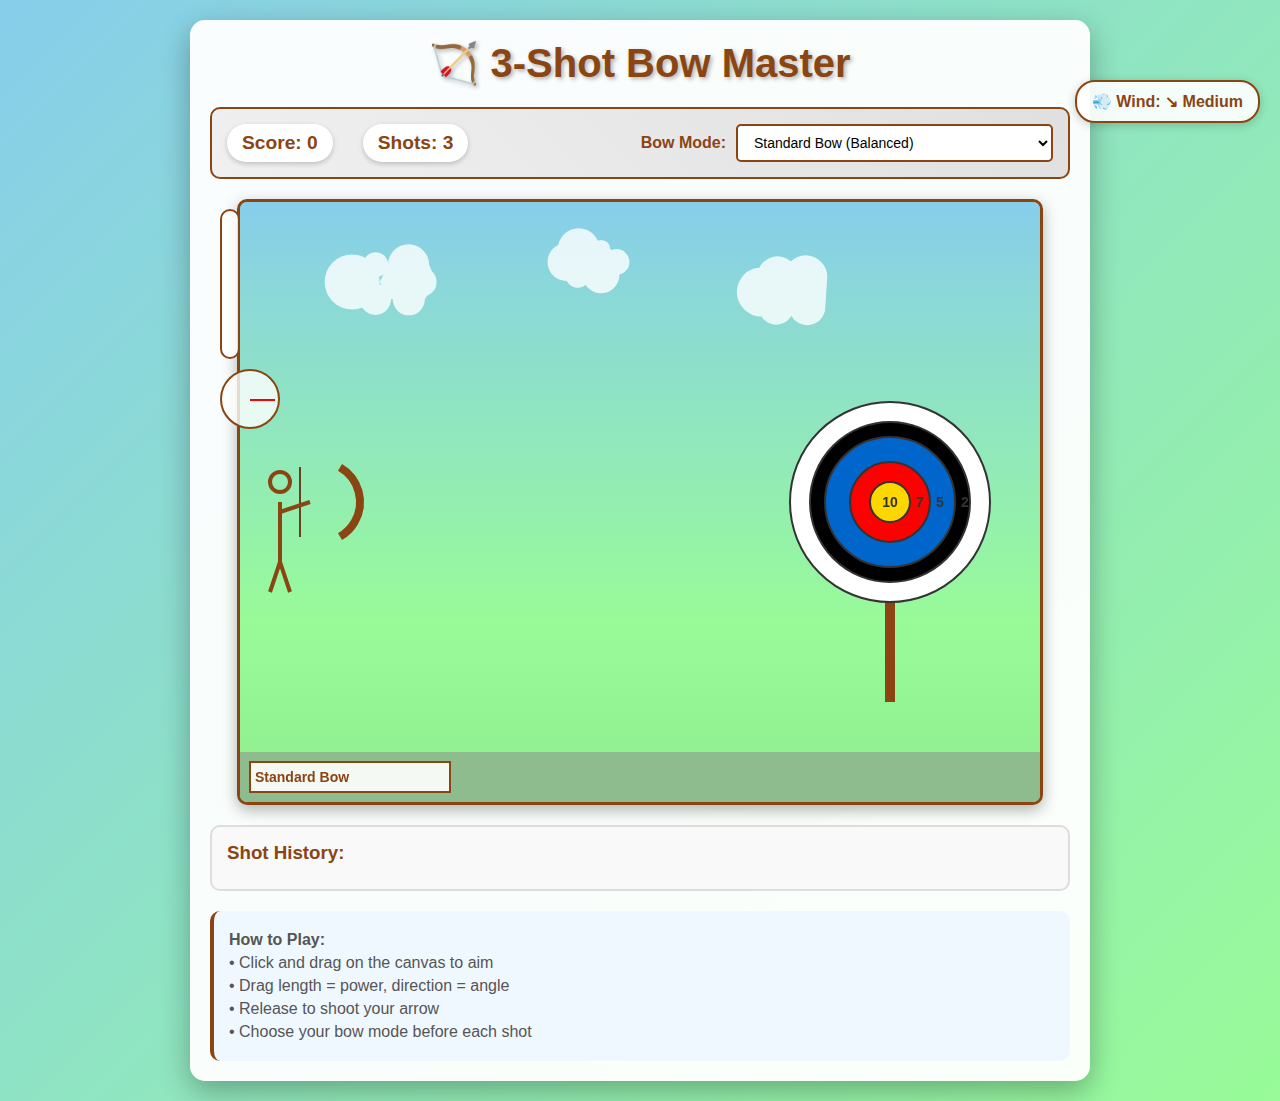
<file: index.html>
<!DOCTYPE html>
<html lang="en">
<head>
    <meta charset="UTF-8">
    <meta name="viewport" content="width=device-width, initial-scale=1.0">
    <title>3-Shot Bow Master</title>
    <link rel="stylesheet" href="style.css">
</head>
<body>
    <div class="game-container">
        <h1>🏹 3-Shot Bow Master</h1>
        
        <div class="game-info">
            <div class="score-panel">
                <div class="score">Score: <span id="totalScore">0</span></div>
                <div class="shots-remaining">Shots: <span id="shotsRemaining">3</span></div>
            </div>
            
            <div class="bow-selector">
                <label>Bow Mode:</label>
                <select id="bowMode">
                    <option value="standard">Standard Bow (Balanced)</option>
                    <option value="power">Power Bow (High Force, Low Accuracy)</option>
                    <option value="precision">Precision Bow (High Accuracy, Low Power)</option>
                </select>
            </div>
        </div>

        <div class="game-canvas-container">
            <canvas id="gameCanvas" width="800" height="600"></canvas>
            <div class="aim-guide" id="aimGuide">
                <div class="power-meter">
                    <div class="power-bar" id="powerBar"></div>
                </div>
                <div class="angle-indicator" id="angleIndicator"></div>
            </div>
        </div>

        <div class="shot-history">
            <h3>Shot History:</h3>
            <div id="shotResults"></div>
        </div>

        <div class="game-controls">
            <button id="restartBtn" class="restart-btn" style="display: none;">🎯 New Game</button>
            <div class="instructions">
                <p><strong>How to Play:</strong></p>
                <p>• Click and drag on the canvas to aim</p>
                <p>• Drag length = power, direction = angle</p>
                <p>• Release to shoot your arrow</p>
                <p>• Choose your bow mode before each shot</p>
            </div>
        </div>

        <div class="wind-indicator" id="windIndicator">
            <span>💨 Wind: </span>
            <span id="windDirection">→</span>
            <span id="windStrength">Medium</span>
        </div>
    </div>

    <script src="script.js"></script>
</body>
</html>
</file>
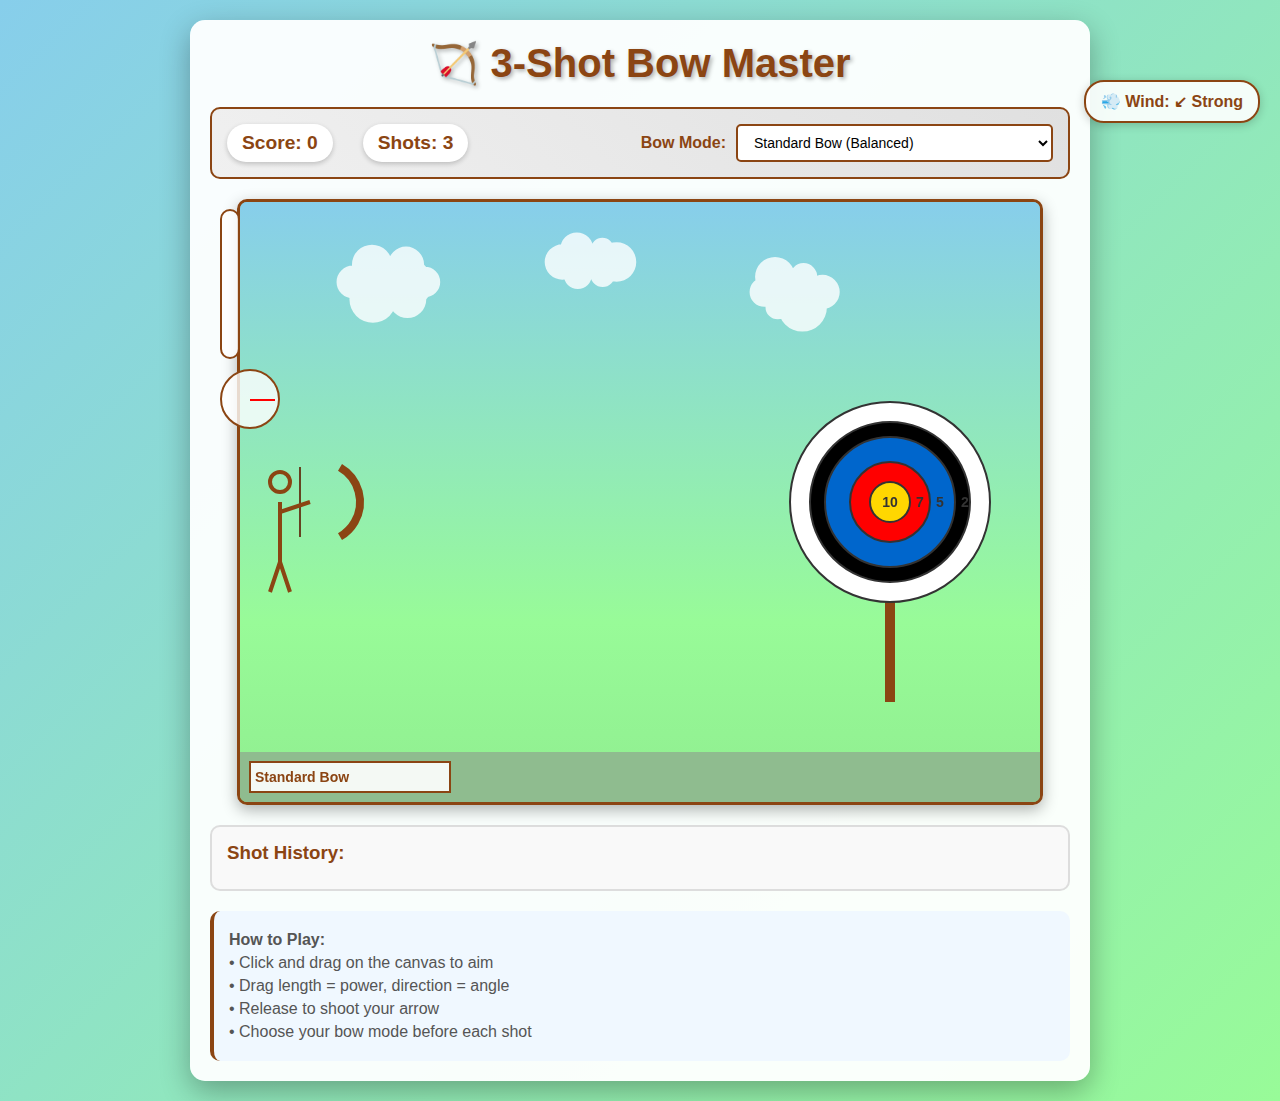
<file: bow game/index.html>
<!DOCTYPE html>
<html lang="en">
<head>
    <meta charset="UTF-8">
    <meta name="viewport" content="width=device-width, initial-scale=1.0">
    <title>3-Shot Bow Master</title>
    <link rel="stylesheet" href="style.css">
</head>
<body>
    <div class="game-container">
        <h1>🏹 3-Shot Bow Master</h1>
        
        <div class="game-info">
            <div class="score-panel">
                <div class="score">Score: <span id="totalScore">0</span></div>
                <div class="shots-remaining">Shots: <span id="shotsRemaining">3</span></div>
            </div>
            
            <div class="bow-selector">
                <label>Bow Mode:</label>
                <select id="bowMode">
                    <option value="standard">Standard Bow (Balanced)</option>
                    <option value="power">Power Bow (High Force, Low Accuracy)</option>
                    <option value="precision">Precision Bow (High Accuracy, Low Power)</option>
                </select>
            </div>
        </div>

        <div class="game-canvas-container">
            <canvas id="gameCanvas" width="800" height="600"></canvas>
            <div class="aim-guide" id="aimGuide">
                <div class="power-meter">
                    <div class="power-bar" id="powerBar"></div>
                </div>
                <div class="angle-indicator" id="angleIndicator"></div>
            </div>
        </div>

        <div class="shot-history">
            <h3>Shot History:</h3>
            <div id="shotResults"></div>
        </div>

        <div class="game-controls">
            <button id="restartBtn" class="restart-btn" style="display: none;">🎯 New Game</button>
            <div class="instructions">
                <p><strong>How to Play:</strong></p>
                <p>• Click and drag on the canvas to aim</p>
                <p>• Drag length = power, direction = angle</p>
                <p>• Release to shoot your arrow</p>
                <p>• Choose your bow mode before each shot</p>
            </div>
        </div>

        <div class="wind-indicator" id="windIndicator">
            <span>💨 Wind: </span>
            <span id="windDirection">→</span>
            <span id="windStrength">Medium</span>
        </div>
    </div>

    <script src="script.js"></script>
</body>
</html>
</file>
<file: style.css>
* {
    margin: 0;
    padding: 0;
    box-sizing: border-box;
}

body {
    font-family: 'Arial', sans-serif;
    background: linear-gradient(135deg, #87CEEB 0%, #98FB98 100%);
    min-height: 100vh;
    padding: 20px;
}

.game-container {
    max-width: 900px;
    margin: 0 auto;
    background: rgba(255, 255, 255, 0.95);
    border-radius: 15px;
    padding: 20px;
    box-shadow: 0 10px 30px rgba(0, 0, 0, 0.3);
}

h1 {
    text-align: center;
    color: #8B4513;
    font-size: 2.5em;
    margin-bottom: 20px;
    text-shadow: 2px 2px 4px rgba(0, 0, 0, 0.3);
}

.game-info {
    display: flex;
    justify-content: space-between;
    align-items: center;
    margin-bottom: 20px;
    padding: 15px;
    background: linear-gradient(45deg, #f0f0f0, #e0e0e0);
    border-radius: 10px;
    border: 2px solid #8B4513;
}

.score-panel {
    display: flex;
    gap: 30px;
}

.score, .shots-remaining {
    font-size: 1.2em;
    font-weight: bold;
    color: #8B4513;
    padding: 8px 15px;
    background: white;
    border-radius: 20px;
    box-shadow: 0 2px 5px rgba(0, 0, 0, 0.2);
}

.bow-selector {
    display: flex;
    align-items: center;
    gap: 10px;
    font-weight: bold;
    color: #8B4513;
}

.bow-selector select {
    padding: 8px 12px;
    border: 2px solid #8B4513;
    border-radius: 5px;
    background: white;
    font-size: 14px;
    cursor: pointer;
}

.game-canvas-container {
    position: relative;
    display: flex;
    justify-content: center;
    margin-bottom: 20px;
}

#gameCanvas {
    border: 3px solid #8B4513;
    border-radius: 10px;
    background: linear-gradient(to bottom, #87CEEB 0%, #98FB98 70%, #90EE90 100%);
    cursor: crosshair;
    box-shadow: 0 5px 15px rgba(0, 0, 0, 0.3);
}

#gameCanvas:active {
    cursor: grabbing;
}

.aim-guide {
    position: absolute;
    top: 10px;
    left: 10px;
    z-index: 10;
}

.power-meter {
    width: 20px;
    height: 150px;
    background: rgba(255, 255, 255, 0.8);
    border: 2px solid #8B4513;
    border-radius: 10px;
    margin-bottom: 10px;
    position: relative;
    overflow: hidden;
}

.power-bar {
    width: 100%;
    background: linear-gradient(to top, #ff0000 0%, #ffff00 50%, #00ff00 100%);
    transition: height 0.1s ease;
    position: absolute;
    bottom: 0;
    border-radius: 0 0 8px 8px;
}

.angle-indicator {
    width: 60px;
    height: 60px;
    border: 2px solid #8B4513;
    border-radius: 50%;
    background: rgba(255, 255, 255, 0.8);
    position: relative;
}

.angle-indicator::after {
    content: '';
    position: absolute;
    top: 50%;
    left: 50%;
    width: 25px;
    height: 2px;
    background: #ff0000;
    transform-origin: left center;
    transition: transform 0.1s ease;
}

.shot-history {
    background: #f9f9f9;
    padding: 15px;
    border-radius: 10px;
    margin-bottom: 20px;
    border: 2px solid #ddd;
}

.shot-history h3 {
    color: #8B4513;
    margin-bottom: 10px;
}

.shot-result {
    padding: 8px 15px;
    margin: 5px 0;
    border-radius: 20px;
    font-weight: bold;
    display: inline-block;
    margin-right: 10px;
}

.shot-result.bullseye {
    background: #FFD700;
    color: #8B4513;
}

.shot-result.inner {
    background: #FFA500;
    color: white;
}

.shot-result.middle {
    background: #FF6347;
    color: white;
}

.shot-result.outer {
    background: #87CEEB;
    color: #8B4513;
}

.shot-result.miss {
    background: #DDD;
    color: #666;
}

.game-controls {
    display: flex;
    justify-content: space-between;
    align-items: flex-start;
    gap: 20px;
}

.restart-btn {
    padding: 15px 30px;
    font-size: 1.2em;
    background: linear-gradient(45deg, #FF6347, #FF4500);
    color: white;
    border: none;
    border-radius: 25px;
    cursor: pointer;
    font-weight: bold;
    box-shadow: 0 5px 15px rgba(255, 99, 71, 0.4);
    transition: all 0.3s ease;
}

.restart-btn:hover {
    transform: translateY(-2px);
    box-shadow: 0 7px 20px rgba(255, 99, 71, 0.6);
}

.restart-btn:active {
    transform: translateY(0);
}

.instructions {
    flex: 1;
    background: #f0f8ff;
    padding: 15px;
    border-radius: 10px;
    border-left: 4px solid #8B4513;
}

.instructions p {
    margin: 5px 0;
    color: #555;
}

.wind-indicator {
    position: absolute;
    top: 80px;
    right: 20px;
    background: rgba(255, 255, 255, 0.9);
    padding: 10px 15px;
    border-radius: 20px;
    border: 2px solid #8B4513;
    font-weight: bold;
    color: #8B4513;
    box-shadow: 0 2px 10px rgba(0, 0, 0, 0.2);
}

/* Game Over Screen */
.game-over {
    position: absolute;
    top: 50%;
    left: 50%;
    transform: translate(-50%, -50%);
    background: rgba(255, 255, 255, 0.95);
    padding: 40px;
    border-radius: 20px;
    text-align: center;
    border: 3px solid #8B4513;
    box-shadow: 0 10px 30px rgba(0, 0, 0, 0.5);
    z-index: 100;
}

.game-over h2 {
    color: #8B4513;
    margin-bottom: 20px;
    font-size: 2em;
}

.final-score {
    font-size: 1.5em;
    margin: 20px 0;
    color: #FF6347;
    font-weight: bold;
}

/* Responsive Design */
@media (max-width: 900px) {
    .game-container {
        padding: 15px;
    }
    
    #gameCanvas {
        width: 100%;
        height: auto;
        max-width: 800px;
    }
    
    .game-info {
        flex-direction: column;
        gap: 15px;
        text-align: center;
    }
    
    .game-controls {
        flex-direction: column;
        align-items: center;
    }
    
    h1 {
        font-size: 2em;
    }
}

/* Arrow Animation */
@keyframes arrowFlight {
    0% { opacity: 1; }
    100% { opacity: 0.3; }
}

.arrow-trail {
    animation: arrowFlight 0.5s ease-out;
}

/* Hit Impact Animation */
@keyframes hitImpact {
    0% { transform: scale(1); }
    50% { transform: scale(1.2); }
    100% { transform: scale(1); }
}

.hit-impact {
    animation: hitImpact 0.3s ease-out;
}
</file>
<file: bow game/style.css>
* {
    margin: 0;
    padding: 0;
    box-sizing: border-box;
}

body {
    font-family: 'Arial', sans-serif;
    background: linear-gradient(135deg, #87CEEB 0%, #98FB98 100%);
    min-height: 100vh;
    padding: 20px;
}

.game-container {
    max-width: 900px;
    margin: 0 auto;
    background: rgba(255, 255, 255, 0.95);
    border-radius: 15px;
    padding: 20px;
    box-shadow: 0 10px 30px rgba(0, 0, 0, 0.3);
}

h1 {
    text-align: center;
    color: #8B4513;
    font-size: 2.5em;
    margin-bottom: 20px;
    text-shadow: 2px 2px 4px rgba(0, 0, 0, 0.3);
}

.game-info {
    display: flex;
    justify-content: space-between;
    align-items: center;
    margin-bottom: 20px;
    padding: 15px;
    background: linear-gradient(45deg, #f0f0f0, #e0e0e0);
    border-radius: 10px;
    border: 2px solid #8B4513;
}

.score-panel {
    display: flex;
    gap: 30px;
}

.score, .shots-remaining {
    font-size: 1.2em;
    font-weight: bold;
    color: #8B4513;
    padding: 8px 15px;
    background: white;
    border-radius: 20px;
    box-shadow: 0 2px 5px rgba(0, 0, 0, 0.2);
}

.bow-selector {
    display: flex;
    align-items: center;
    gap: 10px;
    font-weight: bold;
    color: #8B4513;
}

.bow-selector select {
    padding: 8px 12px;
    border: 2px solid #8B4513;
    border-radius: 5px;
    background: white;
    font-size: 14px;
    cursor: pointer;
}

.game-canvas-container {
    position: relative;
    display: flex;
    justify-content: center;
    margin-bottom: 20px;
}

#gameCanvas {
    border: 3px solid #8B4513;
    border-radius: 10px;
    background: linear-gradient(to bottom, #87CEEB 0%, #98FB98 70%, #90EE90 100%);
    cursor: crosshair;
    box-shadow: 0 5px 15px rgba(0, 0, 0, 0.3);
}

#gameCanvas:active {
    cursor: grabbing;
}

.aim-guide {
    position: absolute;
    top: 10px;
    left: 10px;
    z-index: 10;
}

.power-meter {
    width: 20px;
    height: 150px;
    background: rgba(255, 255, 255, 0.8);
    border: 2px solid #8B4513;
    border-radius: 10px;
    margin-bottom: 10px;
    position: relative;
    overflow: hidden;
}

.power-bar {
    width: 100%;
    background: linear-gradient(to top, #ff0000 0%, #ffff00 50%, #00ff00 100%);
    transition: height 0.1s ease;
    position: absolute;
    bottom: 0;
    border-radius: 0 0 8px 8px;
}

.angle-indicator {
    width: 60px;
    height: 60px;
    border: 2px solid #8B4513;
    border-radius: 50%;
    background: rgba(255, 255, 255, 0.8);
    position: relative;
}

.angle-indicator::after {
    content: '';
    position: absolute;
    top: 50%;
    left: 50%;
    width: 25px;
    height: 2px;
    background: #ff0000;
    transform-origin: left center;
    transition: transform 0.1s ease;
}

.shot-history {
    background: #f9f9f9;
    padding: 15px;
    border-radius: 10px;
    margin-bottom: 20px;
    border: 2px solid #ddd;
}

.shot-history h3 {
    color: #8B4513;
    margin-bottom: 10px;
}

.shot-result {
    padding: 8px 15px;
    margin: 5px 0;
    border-radius: 20px;
    font-weight: bold;
    display: inline-block;
    margin-right: 10px;
}

.shot-result.bullseye {
    background: #FFD700;
    color: #8B4513;
}

.shot-result.inner {
    background: #FFA500;
    color: white;
}

.shot-result.middle {
    background: #FF6347;
    color: white;
}

.shot-result.outer {
    background: #87CEEB;
    color: #8B4513;
}

.shot-result.miss {
    background: #DDD;
    color: #666;
}

.game-controls {
    display: flex;
    justify-content: space-between;
    align-items: flex-start;
    gap: 20px;
}

.restart-btn {
    padding: 15px 30px;
    font-size: 1.2em;
    background: linear-gradient(45deg, #FF6347, #FF4500);
    color: white;
    border: none;
    border-radius: 25px;
    cursor: pointer;
    font-weight: bold;
    box-shadow: 0 5px 15px rgba(255, 99, 71, 0.4);
    transition: all 0.3s ease;
}

.restart-btn:hover {
    transform: translateY(-2px);
    box-shadow: 0 7px 20px rgba(255, 99, 71, 0.6);
}

.restart-btn:active {
    transform: translateY(0);
}

.instructions {
    flex: 1;
    background: #f0f8ff;
    padding: 15px;
    border-radius: 10px;
    border-left: 4px solid #8B4513;
}

.instructions p {
    margin: 5px 0;
    color: #555;
}

.wind-indicator {
    position: absolute;
    top: 80px;
    right: 20px;
    background: rgba(255, 255, 255, 0.9);
    padding: 10px 15px;
    border-radius: 20px;
    border: 2px solid #8B4513;
    font-weight: bold;
    color: #8B4513;
    box-shadow: 0 2px 10px rgba(0, 0, 0, 0.2);
}

/* Game Over Screen */
.game-over {
    position: absolute;
    top: 50%;
    left: 50%;
    transform: translate(-50%, -50%);
    background: rgba(255, 255, 255, 0.95);
    padding: 40px;
    border-radius: 20px;
    text-align: center;
    border: 3px solid #8B4513;
    box-shadow: 0 10px 30px rgba(0, 0, 0, 0.5);
    z-index: 100;
}

.game-over h2 {
    color: #8B4513;
    margin-bottom: 20px;
    font-size: 2em;
}

.final-score {
    font-size: 1.5em;
    margin: 20px 0;
    color: #FF6347;
    font-weight: bold;
}

/* Responsive Design */
@media (max-width: 900px) {
    .game-container {
        padding: 15px;
    }
    
    #gameCanvas {
        width: 100%;
        height: auto;
        max-width: 800px;
    }
    
    .game-info {
        flex-direction: column;
        gap: 15px;
        text-align: center;
    }
    
    .game-controls {
        flex-direction: column;
        align-items: center;
    }
    
    h1 {
        font-size: 2em;
    }
}

/* Arrow Animation */
@keyframes arrowFlight {
    0% { opacity: 1; }
    100% { opacity: 0.3; }
}

.arrow-trail {
    animation: arrowFlight 0.5s ease-out;
}

/* Hit Impact Animation */
@keyframes hitImpact {
    0% { transform: scale(1); }
    50% { transform: scale(1.2); }
    100% { transform: scale(1); }
}

.hit-impact {
    animation: hitImpact 0.3s ease-out;
}
</file>
